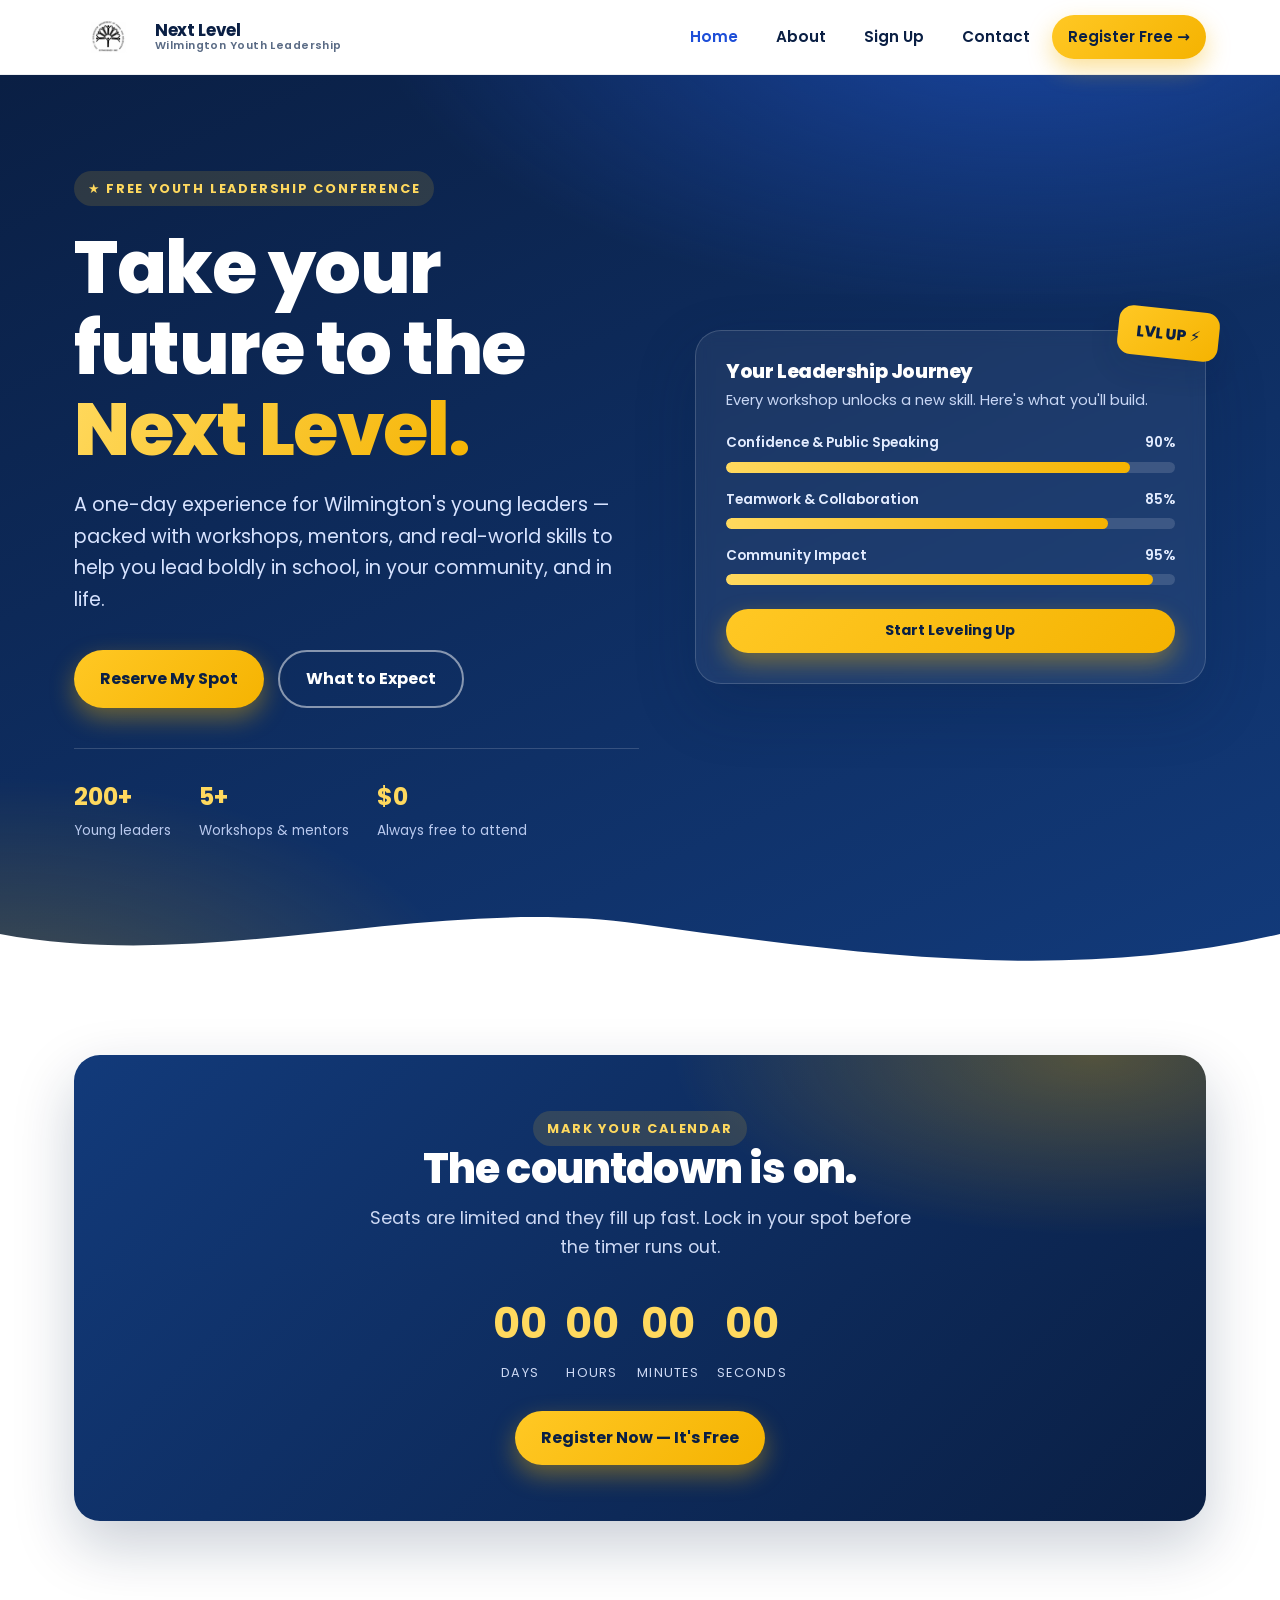
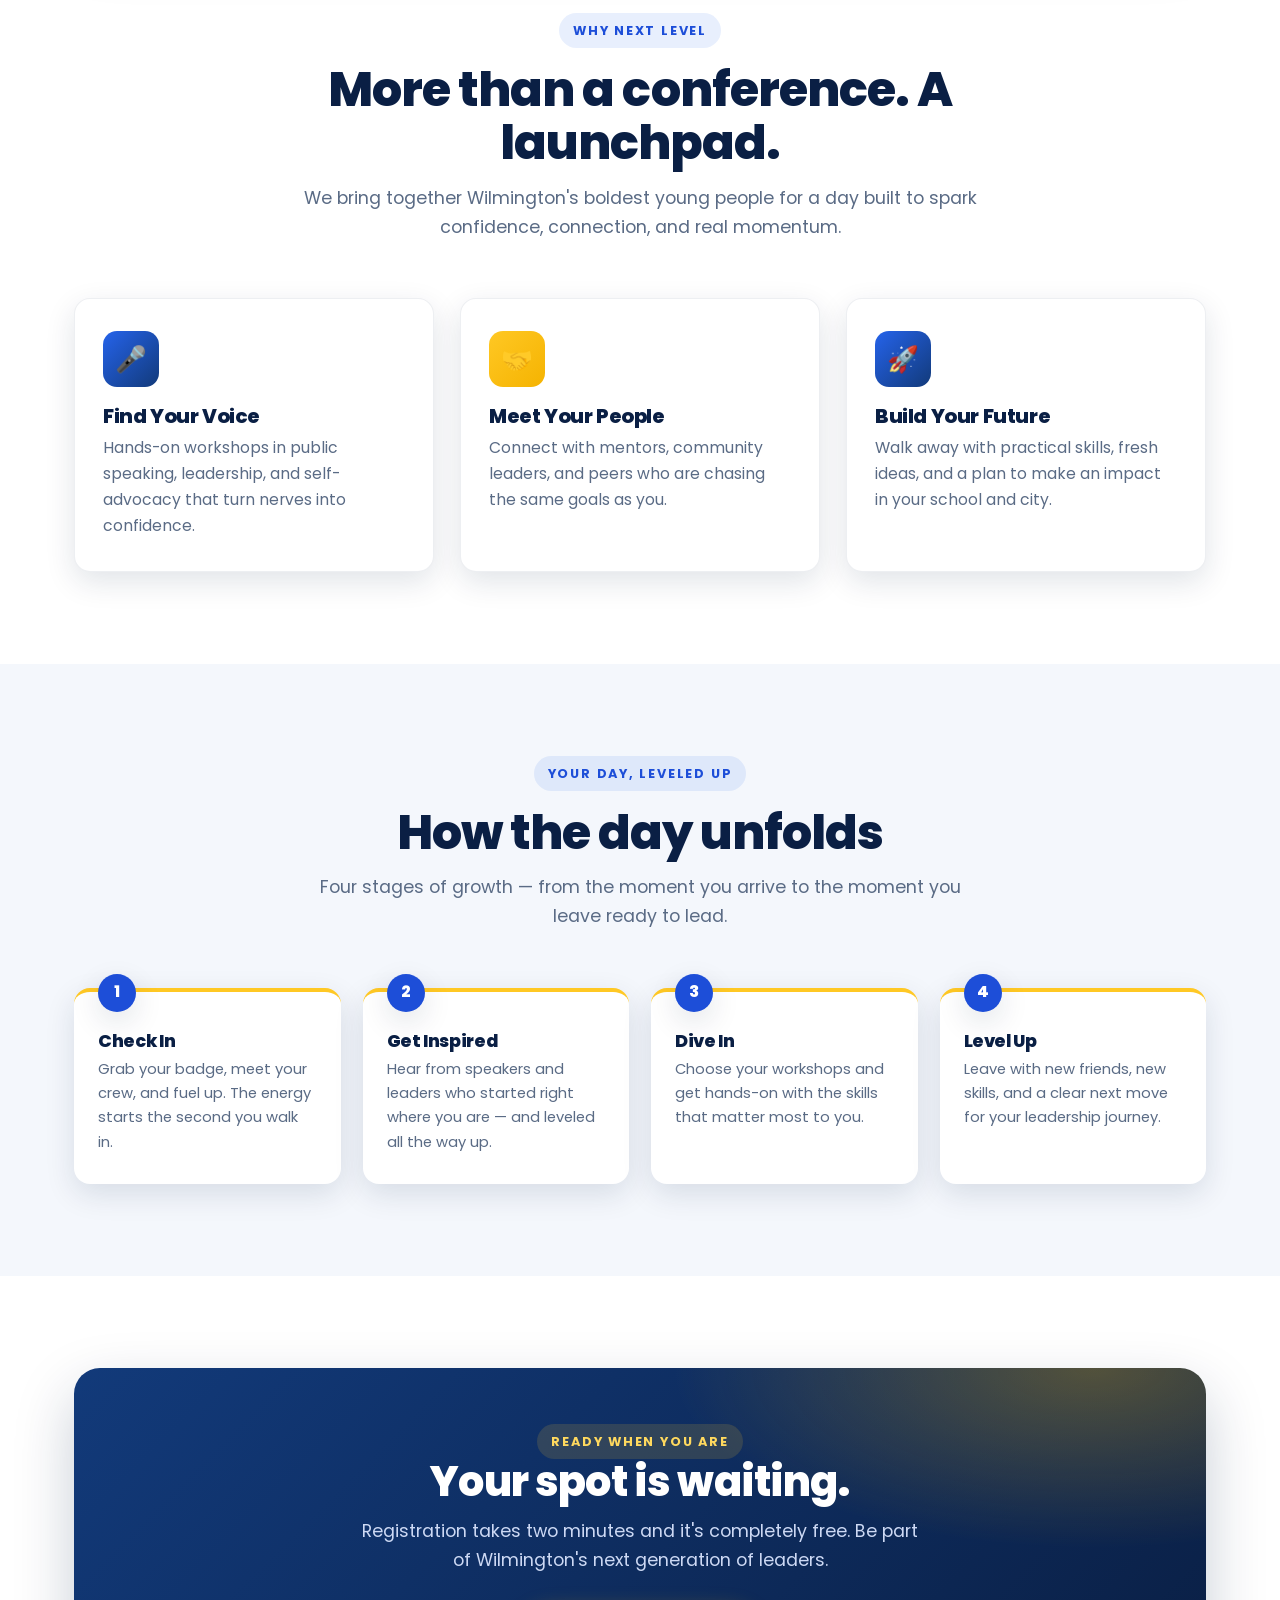
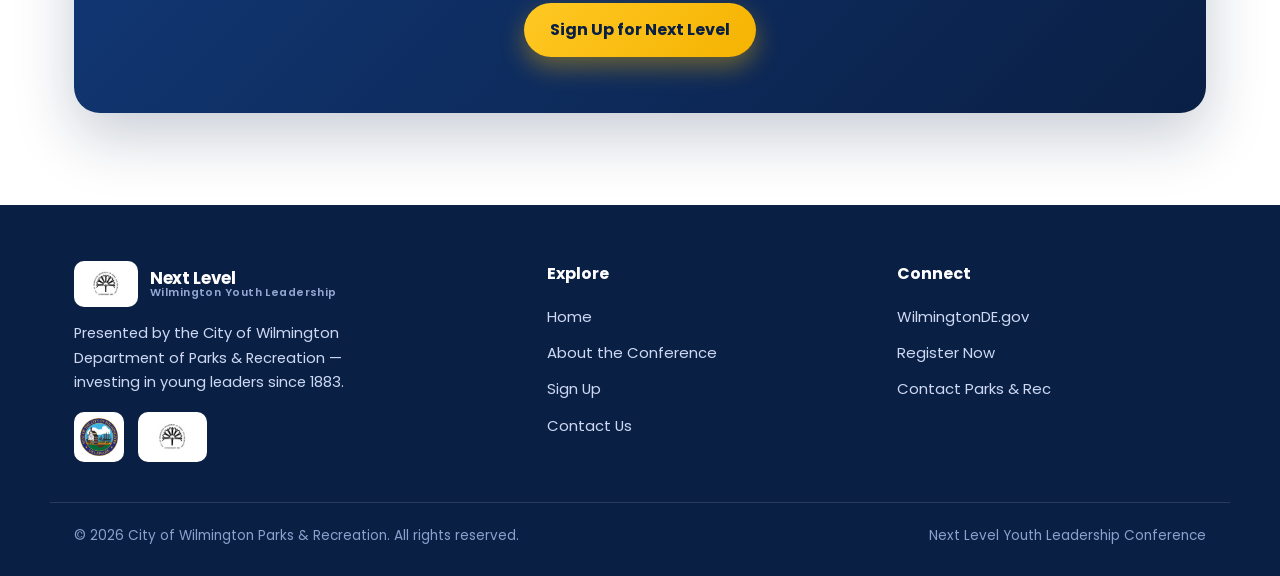
<file: index.html>
<!DOCTYPE html>
<html lang="en">
<head>
  <meta charset="UTF-8" />
  <meta name="viewport" content="width=device-width, initial-scale=1.0" />
  <title>Next Level | Wilmington Youth Leadership Conference</title>
  <meta name="description" content="Next Level is the City of Wilmington Parks & Recreation youth leadership conference — empowering the next generation of leaders to level up their voice, skills, and future." />
  <link rel="icon" href="assets/parks-rec.png" />
  <link rel="preconnect" href="https://fonts.googleapis.com" />
  <link rel="preconnect" href="https://fonts.gstatic.com" crossorigin />
  <link href="https://fonts.googleapis.com/css2?family=Poppins:wght@400;600;700;800&display=swap" rel="stylesheet" />
  <link rel="stylesheet" href="styles.css" />
</head>
<body>

  <!-- ===== NAV ===== -->
  <header class="nav">
    <div class="container nav__inner">
      <a class="brand" href="index.html">
        <img src="assets/parks-rec.png" alt="Wilmington Parks & Recreation" />
        <span class="brand__text">
          <strong>Next Level</strong>
          <span>Wilmington Youth Leadership</span>
        </span>
      </a>
      <button class="nav__toggle" aria-label="Menu" aria-expanded="false">
        <span></span><span></span><span></span>
      </button>
      <nav class="nav__links">
        <a href="index.html" class="active">Home</a>
        <a href="about.html">About</a>
        <a href="signup.html">Sign Up</a>
        <a href="contact.html">Contact</a>
        <a href="signup.html" class="btn btn--gold btn--sm">Register Free →</a>
      </nav>
    </div>
  </header>

  <!-- ===== HERO ===== -->
  <section class="hero">
    <div class="container hero__grid">
      <div class="hero__copy">
        <span class="eyebrow on-dark">★ Free Youth Leadership Conference</span>
        <h1>Take your future to the <span class="pop">Next Level.</span></h1>
        <p class="lead">
          A one-day experience for Wilmington's young leaders — packed with workshops,
          mentors, and real-world skills to help you lead boldly in school, in your
          community, and in life.
        </p>
        <div class="hero__cta">
          <a href="signup.html" class="btn btn--gold">Reserve My Spot</a>
          <a href="about.html" class="btn btn--ghost">What to Expect</a>
        </div>
        <div class="hero__meta">
          <div><strong>200+</strong><span>Young leaders</span></div>
          <div><strong>5+</strong><span>Workshops &amp; mentors</span></div>
          <div><strong>$0</strong><span>Always free to attend</span></div>
        </div>
      </div>

      <div class="hero__visual reveal" data-delay="1">
        <div class="level-badge">LVL&nbsp;UP&nbsp;⚡</div>
        <h3>Your Leadership Journey</h3>
        <p>Every workshop unlocks a new skill. Here's what you'll build.</p>
        <div class="xp-row">
          <div class="xp-label"><span>Confidence &amp; Public Speaking</span><span>90%</span></div>
          <div class="xp-bar"><i data-fill="90"></i></div>
        </div>
        <div class="xp-row">
          <div class="xp-label"><span>Teamwork &amp; Collaboration</span><span>85%</span></div>
          <div class="xp-bar"><i data-fill="85"></i></div>
        </div>
        <div class="xp-row">
          <div class="xp-label"><span>Community Impact</span><span>95%</span></div>
          <div class="xp-bar"><i data-fill="95"></i></div>
        </div>
        <a href="signup.html" class="btn btn--gold btn--sm" style="margin-top:8px;width:100%;justify-content:center;">Start Leveling Up</a>
      </div>
    </div>

    <div class="wave">
      <svg viewBox="0 0 1440 70" preserveAspectRatio="none" aria-hidden="true">
        <path fill="#ffffff" d="M0,40 C240,80 480,0 720,30 C960,60 1200,90 1440,40 L1440,70 L0,70 Z"></path>
      </svg>
    </div>
  </section>

  <!-- ===== COUNTDOWN ===== -->
  <section class="section" style="padding-bottom:0;">
    <div class="container">
      <div class="cta-band reveal" id="countdown" data-date="2026-08-15T09:00:00">
        <span class="eyebrow on-dark">Mark your calendar</span>
        <h2>The countdown is on.</h2>
        <p>Seats are limited and they fill up fast. Lock in your spot before the timer runs out.</p>
        <div style="display:flex;gap:18px;justify-content:center;flex-wrap:wrap;margin-bottom:26px;">
          <div><strong style="font-size:2.6rem;color:var(--gold-300);display:block;" id="cd-days">00</strong><span style="color:#cdd9f4;font-size:.8rem;letter-spacing:.1em;text-transform:uppercase;">Days</span></div>
          <div><strong style="font-size:2.6rem;color:var(--gold-300);display:block;" id="cd-hrs">00</strong><span style="color:#cdd9f4;font-size:.8rem;letter-spacing:.1em;text-transform:uppercase;">Hours</span></div>
          <div><strong style="font-size:2.6rem;color:var(--gold-300);display:block;" id="cd-min">00</strong><span style="color:#cdd9f4;font-size:.8rem;letter-spacing:.1em;text-transform:uppercase;">Minutes</span></div>
          <div><strong style="font-size:2.6rem;color:var(--gold-300);display:block;" id="cd-sec">00</strong><span style="color:#cdd9f4;font-size:.8rem;letter-spacing:.1em;text-transform:uppercase;">Seconds</span></div>
        </div>
        <a href="signup.html" class="btn btn--gold">Register Now — It's Free</a>
      </div>
    </div>
  </section>

  <!-- ===== WHY ATTEND ===== -->
  <section class="section">
    <div class="container">
      <div class="section__head reveal">
        <span class="eyebrow">Why Next Level</span>
        <h2>More than a conference. A launchpad.</h2>
        <p>We bring together Wilmington's boldest young people for a day built to spark confidence, connection, and real momentum.</p>
      </div>
      <div class="cards">
        <div class="card reveal" data-delay="1">
          <div class="ico">🎤</div>
          <h3>Find Your Voice</h3>
          <p>Hands-on workshops in public speaking, leadership, and self-advocacy that turn nerves into confidence.</p>
        </div>
        <div class="card reveal" data-delay="2">
          <div class="ico">🤝</div>
          <h3>Meet Your People</h3>
          <p>Connect with mentors, community leaders, and peers who are chasing the same goals as you.</p>
        </div>
        <div class="card reveal" data-delay="3">
          <div class="ico">🚀</div>
          <h3>Build Your Future</h3>
          <p>Walk away with practical skills, fresh ideas, and a plan to make an impact in your school and city.</p>
        </div>
      </div>
    </div>
  </section>

  <!-- ===== HOW IT WORKS ===== -->
  <section class="section section--cloud">
    <div class="container">
      <div class="section__head reveal">
        <span class="eyebrow">Your day, leveled up</span>
        <h2>How the day unfolds</h2>
        <p>Four stages of growth — from the moment you arrive to the moment you leave ready to lead.</p>
      </div>
      <div class="steps">
        <div class="step reveal" data-delay="1">
          <h3>Check In</h3>
          <p>Grab your badge, meet your crew, and fuel up. The energy starts the second you walk in.</p>
        </div>
        <div class="step reveal" data-delay="2">
          <h3>Get Inspired</h3>
          <p>Hear from speakers and leaders who started right where you are — and leveled all the way up.</p>
        </div>
        <div class="step reveal" data-delay="3">
          <h3>Dive In</h3>
          <p>Choose your workshops and get hands-on with the skills that matter most to you.</p>
        </div>
        <div class="step reveal" data-delay="3">
          <h3>Level Up</h3>
          <p>Leave with new friends, new skills, and a clear next move for your leadership journey.</p>
        </div>
      </div>
    </div>
  </section>

  <!-- ===== FINAL CTA ===== -->
  <section class="section">
    <div class="container">
      <div class="cta-band reveal">
        <span class="eyebrow on-dark">Ready when you are</span>
        <h2>Your spot is waiting.</h2>
        <p>Registration takes two minutes and it's completely free. Be part of Wilmington's next generation of leaders.</p>
        <a href="signup.html" class="btn btn--gold">Sign Up for Next Level</a>
      </div>
    </div>
  </section>

  <!-- ===== FOOTER ===== -->
  <footer class="footer">
    <div class="container footer__grid">
      <div>
        <a class="brand" href="index.html">
          <img src="assets/parks-rec.png" alt="" style="height:46px;background:#fff;border-radius:10px;padding:5px;" />
          <span class="brand__text">
            <strong>Next Level</strong>
            <span>Wilmington Youth Leadership</span>
          </span>
        </a>
        <p>Presented by the City of Wilmington Department of Parks &amp; Recreation — investing in young leaders since 1883.</p>
        <div class="footer__logos">
          <img src="assets/wilmington-seal.png" alt="City of Wilmington" />
          <img src="assets/parks-rec.png" alt="Parks &amp; Recreation" />
        </div>
      </div>
      <div>
        <h4>Explore</h4>
        <ul>
          <li><a href="index.html">Home</a></li>
          <li><a href="about.html">About the Conference</a></li>
          <li><a href="signup.html">Sign Up</a></li>
          <li><a href="contact.html">Contact Us</a></li>
        </ul>
      </div>
      <div>
        <h4>Connect</h4>
        <ul>
          <li><a href="https://www.wilmingtonde.gov/" target="_blank" rel="noopener">WilmingtonDE.gov</a></li>
          <li><a href="signup.html">Register Now</a></li>
          <li><a href="mailto:parksandrec@wilmingtonde.gov">Contact Parks &amp; Rec</a></li>
        </ul>
      </div>
    </div>
    <div class="container footer__bottom">
      <span>© <span id="year">2026</span> City of Wilmington Parks &amp; Recreation. All rights reserved.</span>
      <span>Next Level Youth Leadership Conference</span>
    </div>
  </footer>

  <script src="script.js"></script>
</body>
</html>
</file>
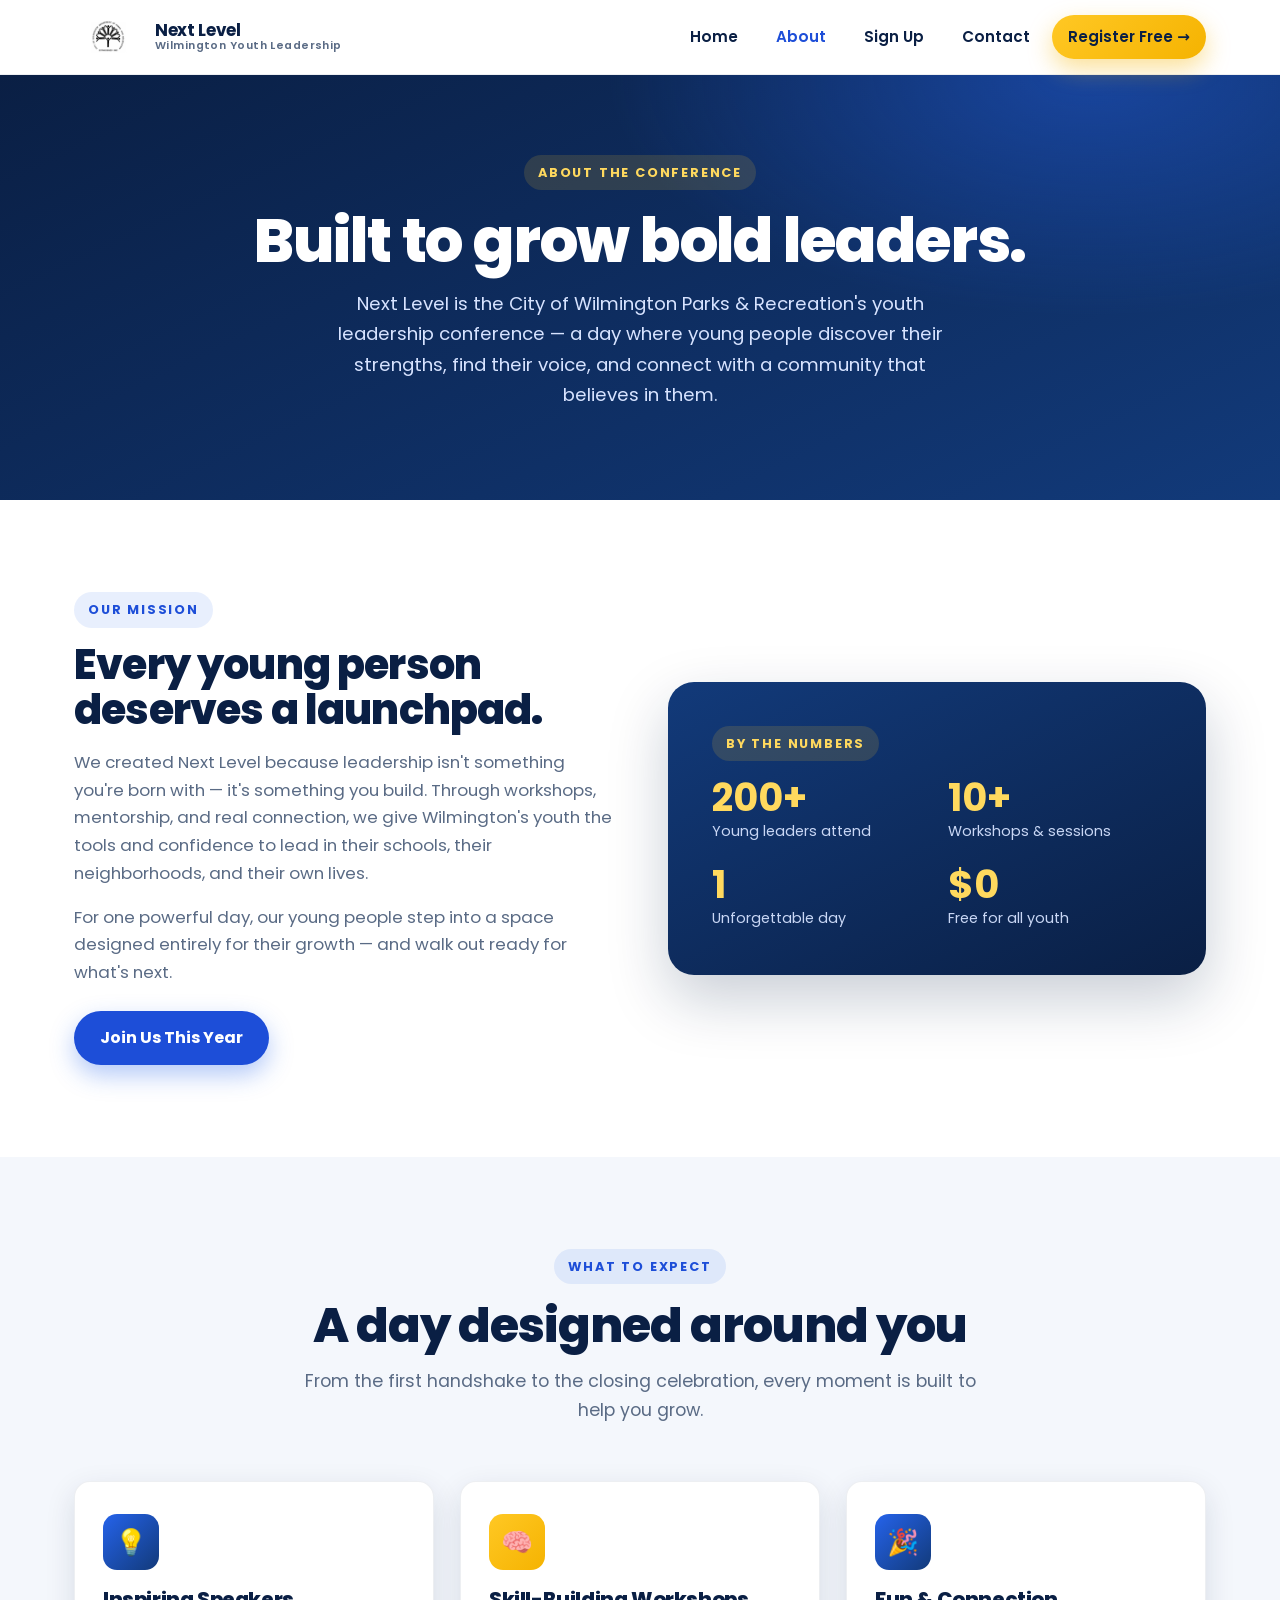
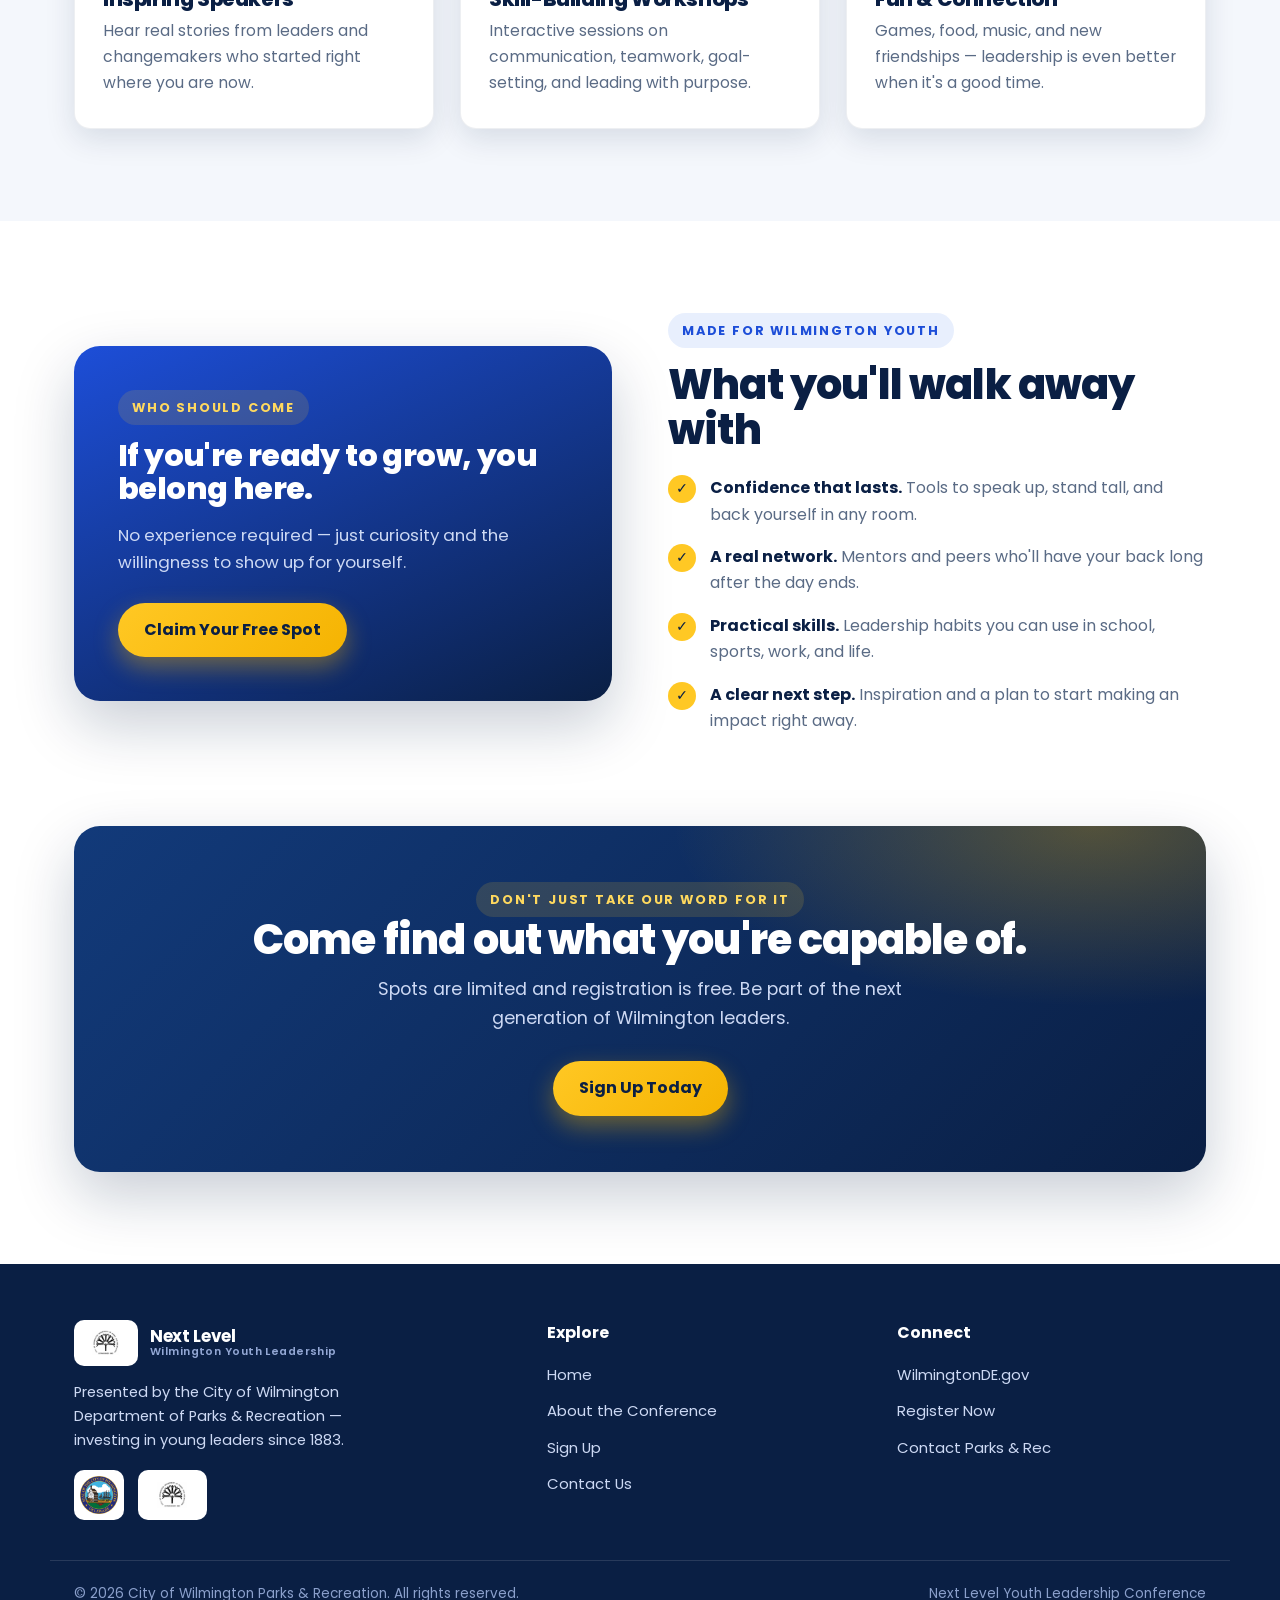
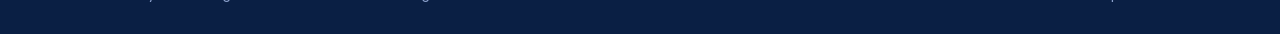
<file: about.html>
<!DOCTYPE html>
<html lang="en">
<head>
  <meta charset="UTF-8" />
  <meta name="viewport" content="width=device-width, initial-scale=1.0" />
  <title>About | Next Level Youth Leadership Conference</title>
  <meta name="description" content="Learn about Next Level — the City of Wilmington Parks & Recreation youth leadership conference. Our mission, what to expect, and who it's for." />
  <link rel="icon" href="assets/parks-rec.png" />
  <link rel="preconnect" href="https://fonts.googleapis.com" />
  <link rel="preconnect" href="https://fonts.gstatic.com" crossorigin />
  <link href="https://fonts.googleapis.com/css2?family=Poppins:wght@400;600;700;800&display=swap" rel="stylesheet" />
  <link rel="stylesheet" href="styles.css" />
</head>
<body>

  <!-- ===== NAV ===== -->
  <header class="nav">
    <div class="container nav__inner">
      <a class="brand" href="index.html">
        <img src="assets/parks-rec.png" alt="Wilmington Parks & Recreation" />
        <span class="brand__text">
          <strong>Next Level</strong>
          <span>Wilmington Youth Leadership</span>
        </span>
      </a>
      <button class="nav__toggle" aria-label="Menu" aria-expanded="false">
        <span></span><span></span><span></span>
      </button>
      <nav class="nav__links">
        <a href="index.html">Home</a>
        <a href="about.html" class="active">About</a>
        <a href="signup.html">Sign Up</a>
        <a href="contact.html">Contact</a>
        <a href="signup.html" class="btn btn--gold btn--sm">Register Free →</a>
      </nav>
    </div>
  </header>

  <!-- ===== PAGE HERO ===== -->
  <section class="page-hero">
    <div class="container">
      <span class="eyebrow on-dark">About the Conference</span>
      <h1>Built to grow bold leaders.</h1>
      <p>Next Level is the City of Wilmington Parks &amp; Recreation's youth leadership conference — a day where young people discover their strengths, find their voice, and connect with a community that believes in them.</p>
    </div>
  </section>

  <!-- ===== MISSION SPLIT ===== -->
  <section class="section">
    <div class="container split">
      <div class="reveal">
        <span class="eyebrow">Our Mission</span>
        <h2>Every young person deserves a launchpad.</h2>
        <p>We created Next Level because leadership isn't something you're born with — it's something you build. Through workshops, mentorship, and real connection, we give Wilmington's youth the tools and confidence to lead in their schools, their neighborhoods, and their own lives.</p>
        <p>For one powerful day, our young people step into a space designed entirely for their growth — and walk out ready for what's next.</p>
        <a href="signup.html" class="btn btn--blue" style="margin-top:8px;">Join Us This Year</a>
      </div>
      <div class="split__visual reveal" data-delay="1">
        <span class="eyebrow on-dark">By the numbers</span>
        <div class="stat-grid" style="margin-top:18px;">
          <div><strong>200+</strong><span>Young leaders attend</span></div>
          <div><strong>10+</strong><span>Workshops &amp; sessions</span></div>
          <div><strong>1</strong><span>Unforgettable day</span></div>
          <div><strong>$0</strong><span>Free for all youth</span></div>
        </div>
      </div>
    </div>
  </section>

  <!-- ===== WHAT TO EXPECT ===== -->
  <section class="section section--cloud">
    <div class="container">
      <div class="section__head reveal">
        <span class="eyebrow">What to Expect</span>
        <h2>A day designed around you</h2>
        <p>From the first handshake to the closing celebration, every moment is built to help you grow.</p>
      </div>
      <div class="cards">
        <div class="card reveal" data-delay="1">
          <div class="ico">💡</div>
          <h3>Inspiring Speakers</h3>
          <p>Hear real stories from leaders and changemakers who started right where you are now.</p>
        </div>
        <div class="card reveal" data-delay="2">
          <div class="ico">🧠</div>
          <h3>Skill-Building Workshops</h3>
          <p>Interactive sessions on communication, teamwork, goal-setting, and leading with purpose.</p>
        </div>
        <div class="card reveal" data-delay="3">
          <div class="ico">🎉</div>
          <h3>Fun &amp; Connection</h3>
          <p>Games, food, music, and new friendships — leadership is even better when it's a good time.</p>
        </div>
      </div>
    </div>
  </section>

  <!-- ===== WHO IT'S FOR ===== -->
  <section class="section">
    <div class="container split">
      <div class="split__visual reveal" style="background:linear-gradient(155deg,var(--blue-600),var(--blue-900));">
        <span class="eyebrow on-dark">Who should come</span>
        <h2 style="color:#fff;font-size:1.9rem;margin-top:14px;">If you're ready to grow, you belong here.</h2>
        <p style="color:#cdd9f4;">No experience required — just curiosity and the willingness to show up for yourself.</p>
        <a href="signup.html" class="btn btn--gold" style="margin-top:10px;">Claim Your Free Spot</a>
      </div>
      <div class="reveal" data-delay="1">
        <span class="eyebrow">Made for Wilmington youth</span>
        <h2 style="margin-bottom:22px;">What you'll walk away with</h2>
        <ul class="value-list">
          <li><span class="check">✓</span><div><strong>Confidence that lasts.</strong> <span>Tools to speak up, stand tall, and back yourself in any room.</span></div></li>
          <li><span class="check">✓</span><div><strong>A real network.</strong> <span>Mentors and peers who'll have your back long after the day ends.</span></div></li>
          <li><span class="check">✓</span><div><strong>Practical skills.</strong> <span>Leadership habits you can use in school, sports, work, and life.</span></div></li>
          <li><span class="check">✓</span><div><strong>A clear next step.</strong> <span>Inspiration and a plan to start making an impact right away.</span></div></li>
        </ul>
      </div>
    </div>
  </section>

  <!-- ===== CTA ===== -->
  <section class="section" style="padding-top:0;">
    <div class="container">
      <div class="cta-band reveal">
        <span class="eyebrow on-dark">Don't just take our word for it</span>
        <h2>Come find out what you're capable of.</h2>
        <p>Spots are limited and registration is free. Be part of the next generation of Wilmington leaders.</p>
        <a href="signup.html" class="btn btn--gold">Sign Up Today</a>
      </div>
    </div>
  </section>

  <!-- ===== FOOTER ===== -->
  <footer class="footer">
    <div class="container footer__grid">
      <div>
        <a class="brand" href="index.html">
          <img src="assets/parks-rec.png" alt="" style="height:46px;background:#fff;border-radius:10px;padding:5px;" />
          <span class="brand__text">
            <strong>Next Level</strong>
            <span>Wilmington Youth Leadership</span>
          </span>
        </a>
        <p>Presented by the City of Wilmington Department of Parks &amp; Recreation — investing in young leaders since 1883.</p>
        <div class="footer__logos">
          <img src="assets/wilmington-seal.png" alt="City of Wilmington" />
          <img src="assets/parks-rec.png" alt="Parks &amp; Recreation" />
        </div>
      </div>
      <div>
        <h4>Explore</h4>
        <ul>
          <li><a href="index.html">Home</a></li>
          <li><a href="about.html">About the Conference</a></li>
          <li><a href="signup.html">Sign Up</a></li>
          <li><a href="contact.html">Contact Us</a></li>
        </ul>
      </div>
      <div>
        <h4>Connect</h4>
        <ul>
          <li><a href="https://www.wilmingtonde.gov/" target="_blank" rel="noopener">WilmingtonDE.gov</a></li>
          <li><a href="signup.html">Register Now</a></li>
          <li><a href="mailto:parksandrec@wilmingtonde.gov">Contact Parks &amp; Rec</a></li>
        </ul>
      </div>
    </div>
    <div class="container footer__bottom">
      <span>© <span id="year">2026</span> City of Wilmington Parks &amp; Recreation. All rights reserved.</span>
      <span>Next Level Youth Leadership Conference</span>
    </div>
  </footer>

  <script src="script.js"></script>
</body>
</html>
</file>
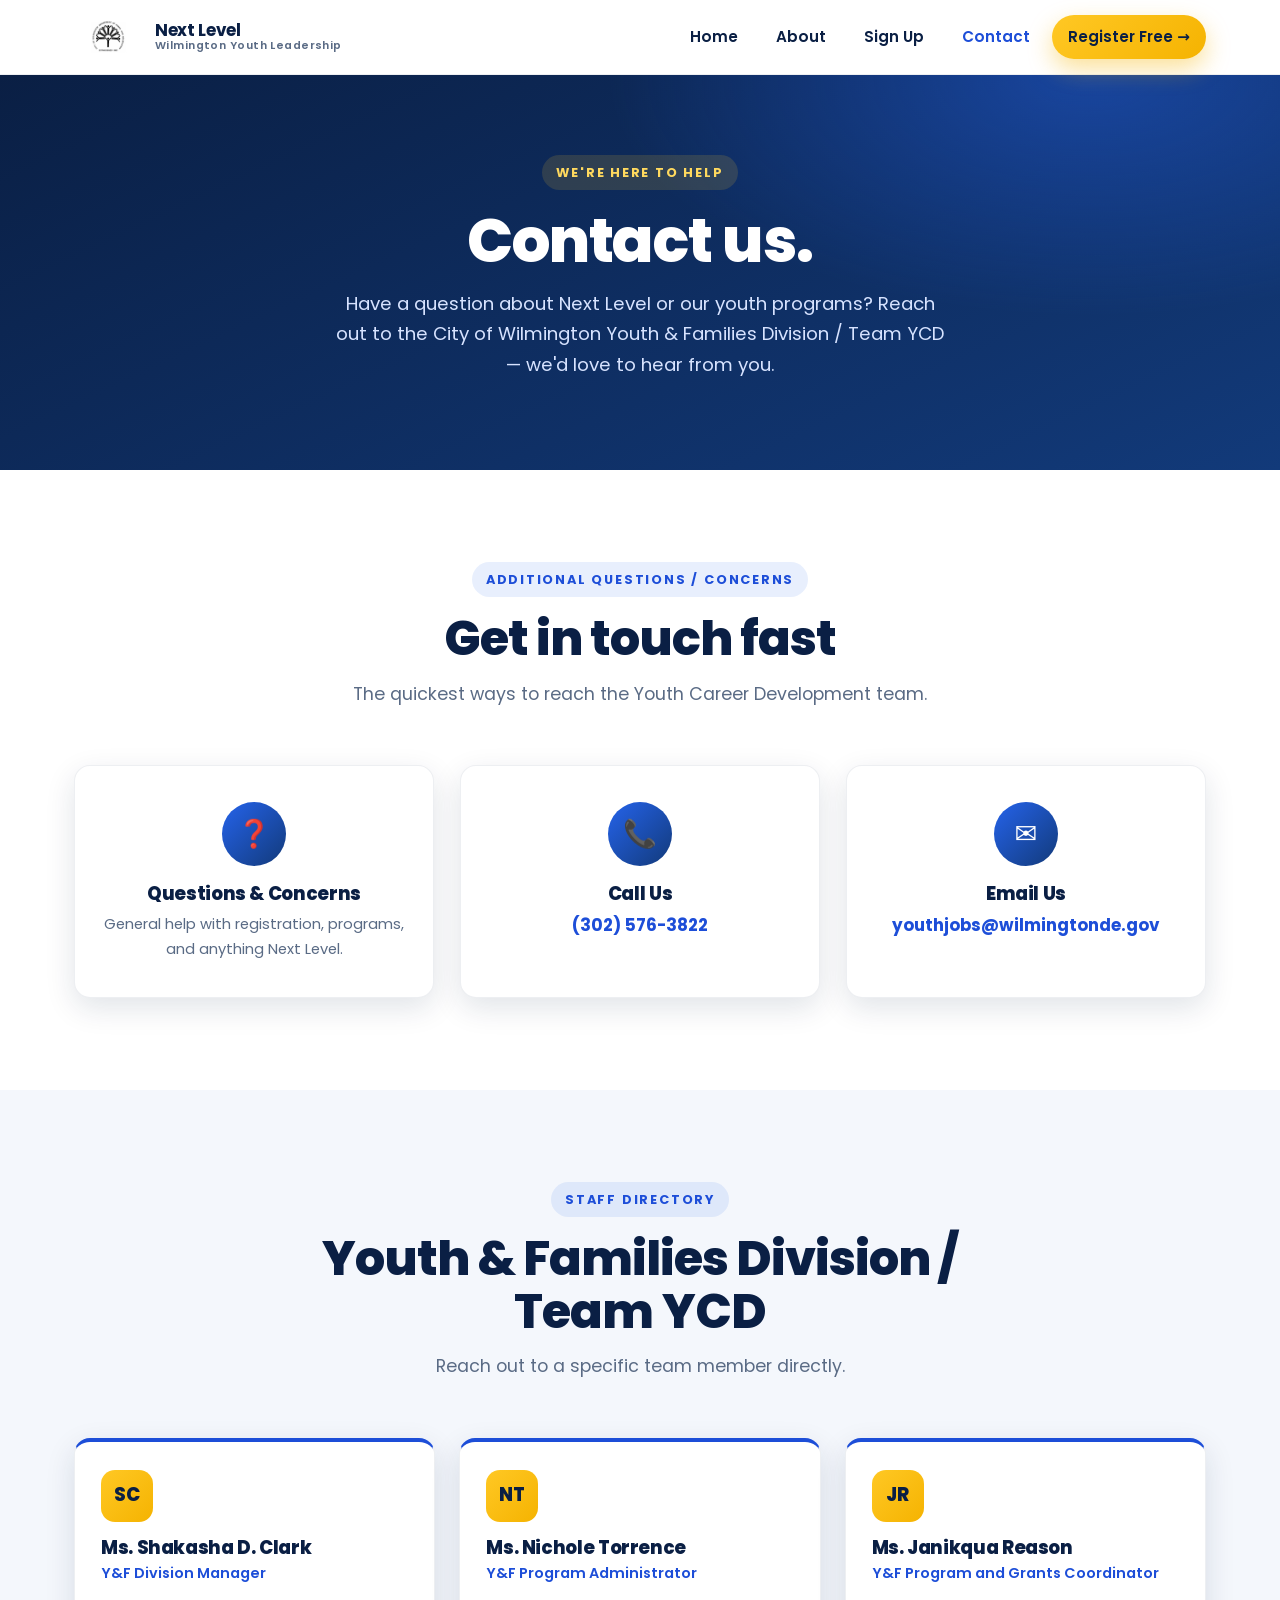
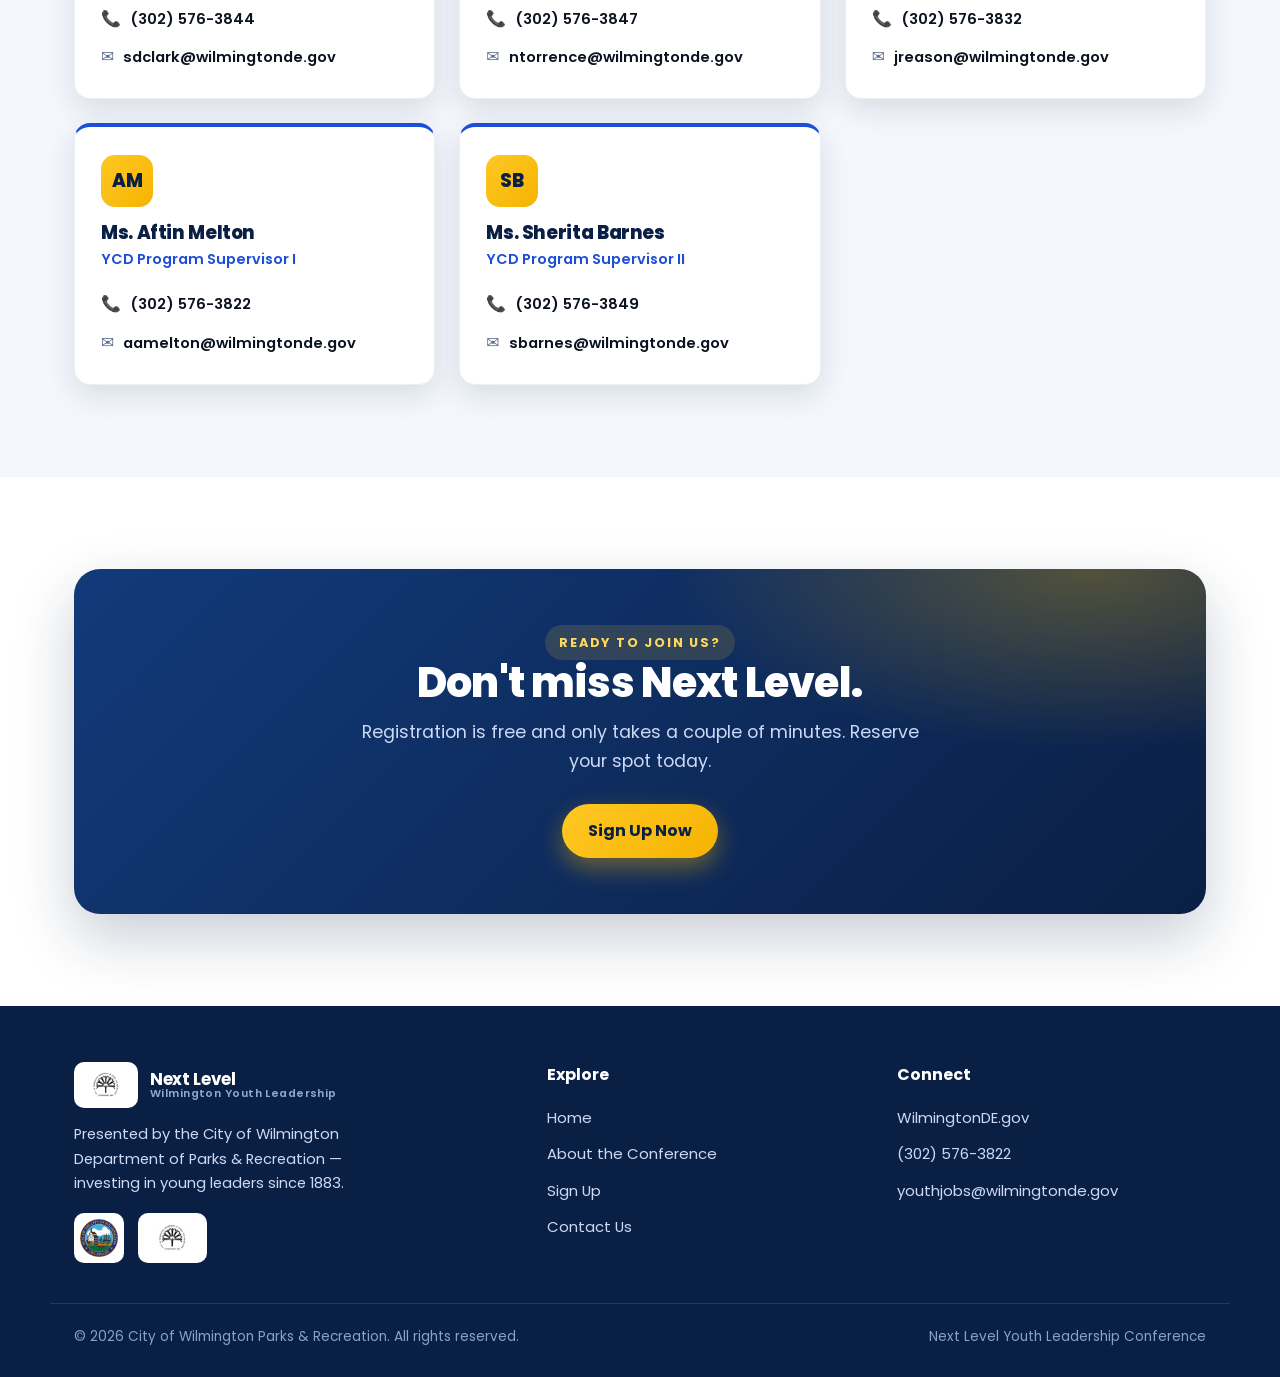
<file: contact.html>
<!DOCTYPE html>
<html lang="en">
<head>
  <meta charset="UTF-8" />
  <meta name="viewport" content="width=device-width, initial-scale=1.0" />
  <title>Contact Us | Next Level Youth Leadership Conference</title>
  <meta name="description" content="Contact the City of Wilmington Youth & Families Division / Team YCD about the Next Level youth leadership conference." />
  <link rel="icon" href="assets/parks-rec.png" />
  <link rel="preconnect" href="https://fonts.googleapis.com" />
  <link rel="preconnect" href="https://fonts.gstatic.com" crossorigin />
  <link href="https://fonts.googleapis.com/css2?family=Poppins:wght@400;600;700;800&display=swap" rel="stylesheet" />
  <link rel="stylesheet" href="styles.css" />
</head>
<body>

  <!-- ===== NAV ===== -->
  <header class="nav">
    <div class="container nav__inner">
      <a class="brand" href="index.html">
        <img src="assets/parks-rec.png" alt="Wilmington Parks & Recreation" />
        <span class="brand__text">
          <strong>Next Level</strong>
          <span>Wilmington Youth Leadership</span>
        </span>
      </a>
      <button class="nav__toggle" aria-label="Menu" aria-expanded="false">
        <span></span><span></span><span></span>
      </button>
      <nav class="nav__links">
        <a href="index.html">Home</a>
        <a href="about.html">About</a>
        <a href="signup.html">Sign Up</a>
        <a href="contact.html" class="active">Contact</a>
        <a href="signup.html" class="btn btn--gold btn--sm">Register Free →</a>
      </nav>
    </div>
  </header>

  <!-- ===== PAGE HERO ===== -->
  <section class="page-hero">
    <div class="container">
      <span class="eyebrow on-dark">We're here to help</span>
      <h1>Contact us.</h1>
      <p>Have a question about Next Level or our youth programs? Reach out to the City of Wilmington Youth &amp; Families Division / Team YCD — we'd love to hear from you.</p>
    </div>
  </section>

  <!-- ===== QUICK CONTACT ===== -->
  <section class="section">
    <div class="container">
      <div class="section__head reveal">
        <span class="eyebrow">Additional Questions / Concerns</span>
        <h2>Get in touch fast</h2>
        <p>The quickest ways to reach the Youth Career Development team.</p>
      </div>
      <div class="contact-quick">
        <div class="qtile reveal" data-delay="1">
          <div class="ico">❓</div>
          <h3>Questions &amp; Concerns</h3>
          <p>General help with registration, programs, and anything Next Level.</p>
        </div>
        <div class="qtile reveal" data-delay="2">
          <div class="ico">📞</div>
          <h3>Call Us</h3>
          <a href="tel:+13025763822">(302) 576-3822</a>
        </div>
        <div class="qtile reveal" data-delay="3">
          <div class="ico">✉️</div>
          <h3>Email Us</h3>
          <a href="mailto:youthjobs@wilmingtonde.gov">youthjobs@wilmingtonde.gov</a>
        </div>
      </div>
    </div>
  </section>

  <!-- ===== STAFF DIRECTORY ===== -->
  <section class="section section--cloud">
    <div class="container">
      <div class="section__head reveal">
        <span class="eyebrow">Staff Directory</span>
        <h2>Youth &amp; Families Division / Team YCD</h2>
        <p>Reach out to a specific team member directly.</p>
      </div>
      <div class="staff-grid">

        <div class="staff-card reveal" data-delay="1">
          <div class="avatar">SC</div>
          <h3>Ms. Shakasha D. Clark</h3>
          <div class="role">Y&amp;F Division Manager</div>
          <div class="contact-row"><span class="i">📞</span><a href="tel:+13025763844">(302) 576-3844</a></div>
          <div class="contact-row"><span class="i">✉️</span><a href="mailto:sdclark@wilmingtonde.gov">sdclark@wilmingtonde.gov</a></div>
        </div>

        <div class="staff-card reveal" data-delay="2">
          <div class="avatar">NT</div>
          <h3>Ms. Nichole Torrence</h3>
          <div class="role">Y&amp;F Program Administrator</div>
          <div class="contact-row"><span class="i">📞</span><a href="tel:+13025763847">(302) 576-3847</a></div>
          <div class="contact-row"><span class="i">✉️</span><a href="mailto:ntorrence@wilmingtonde.gov">ntorrence@wilmingtonde.gov</a></div>
        </div>

        <div class="staff-card reveal" data-delay="3">
          <div class="avatar">JR</div>
          <h3>Ms. Janikqua Reason</h3>
          <div class="role">Y&amp;F Program and Grants Coordinator</div>
          <div class="contact-row"><span class="i">📞</span><a href="tel:+13025763832">(302) 576-3832</a></div>
          <div class="contact-row"><span class="i">✉️</span><a href="mailto:jreason@wilmingtonde.gov">jreason@wilmingtonde.gov</a></div>
        </div>

        <div class="staff-card reveal" data-delay="1">
          <div class="avatar">AM</div>
          <h3>Ms. Aftin Melton</h3>
          <div class="role">YCD Program Supervisor I</div>
          <div class="contact-row"><span class="i">📞</span><a href="tel:+13025763822">(302) 576-3822</a></div>
          <div class="contact-row"><span class="i">✉️</span><a href="mailto:aamelton@wilmingtonde.gov">aamelton@wilmingtonde.gov</a></div>
        </div>

        <div class="staff-card reveal" data-delay="2">
          <div class="avatar">SB</div>
          <h3>Ms. Sherita Barnes</h3>
          <div class="role">YCD Program Supervisor II</div>
          <div class="contact-row"><span class="i">📞</span><a href="tel:+13025763849">(302) 576-3849</a></div>
          <div class="contact-row"><span class="i">✉️</span><a href="mailto:sbarnes@wilmingtonde.gov">sbarnes@wilmingtonde.gov</a></div>
        </div>

      </div>
    </div>
  </section>

  <!-- ===== CTA ===== -->
  <section class="section">
    <div class="container">
      <div class="cta-band reveal">
        <span class="eyebrow on-dark">Ready to join us?</span>
        <h2>Don't miss Next Level.</h2>
        <p>Registration is free and only takes a couple of minutes. Reserve your spot today.</p>
        <a href="signup.html" class="btn btn--gold">Sign Up Now</a>
      </div>
    </div>
  </section>

  <!-- ===== FOOTER ===== -->
  <footer class="footer">
    <div class="container footer__grid">
      <div>
        <a class="brand" href="index.html">
          <img src="assets/parks-rec.png" alt="" style="height:46px;background:#fff;border-radius:10px;padding:5px;" />
          <span class="brand__text">
            <strong>Next Level</strong>
            <span>Wilmington Youth Leadership</span>
          </span>
        </a>
        <p>Presented by the City of Wilmington Department of Parks &amp; Recreation — investing in young leaders since 1883.</p>
        <div class="footer__logos">
          <img src="assets/wilmington-seal.png" alt="City of Wilmington" />
          <img src="assets/parks-rec.png" alt="Parks &amp; Recreation" />
        </div>
      </div>
      <div>
        <h4>Explore</h4>
        <ul>
          <li><a href="index.html">Home</a></li>
          <li><a href="about.html">About the Conference</a></li>
          <li><a href="signup.html">Sign Up</a></li>
          <li><a href="contact.html">Contact Us</a></li>
        </ul>
      </div>
      <div>
        <h4>Connect</h4>
        <ul>
          <li><a href="https://www.wilmingtonde.gov/" target="_blank" rel="noopener">WilmingtonDE.gov</a></li>
          <li><a href="tel:+13025763822">(302) 576-3822</a></li>
          <li><a href="mailto:youthjobs@wilmingtonde.gov">youthjobs@wilmingtonde.gov</a></li>
        </ul>
      </div>
    </div>
    <div class="container footer__bottom">
      <span>© <span id="year">2026</span> City of Wilmington Parks &amp; Recreation. All rights reserved.</span>
      <span>Next Level Youth Leadership Conference</span>
    </div>
  </footer>

  <script src="script.js"></script>
</body>
</html>
</file>
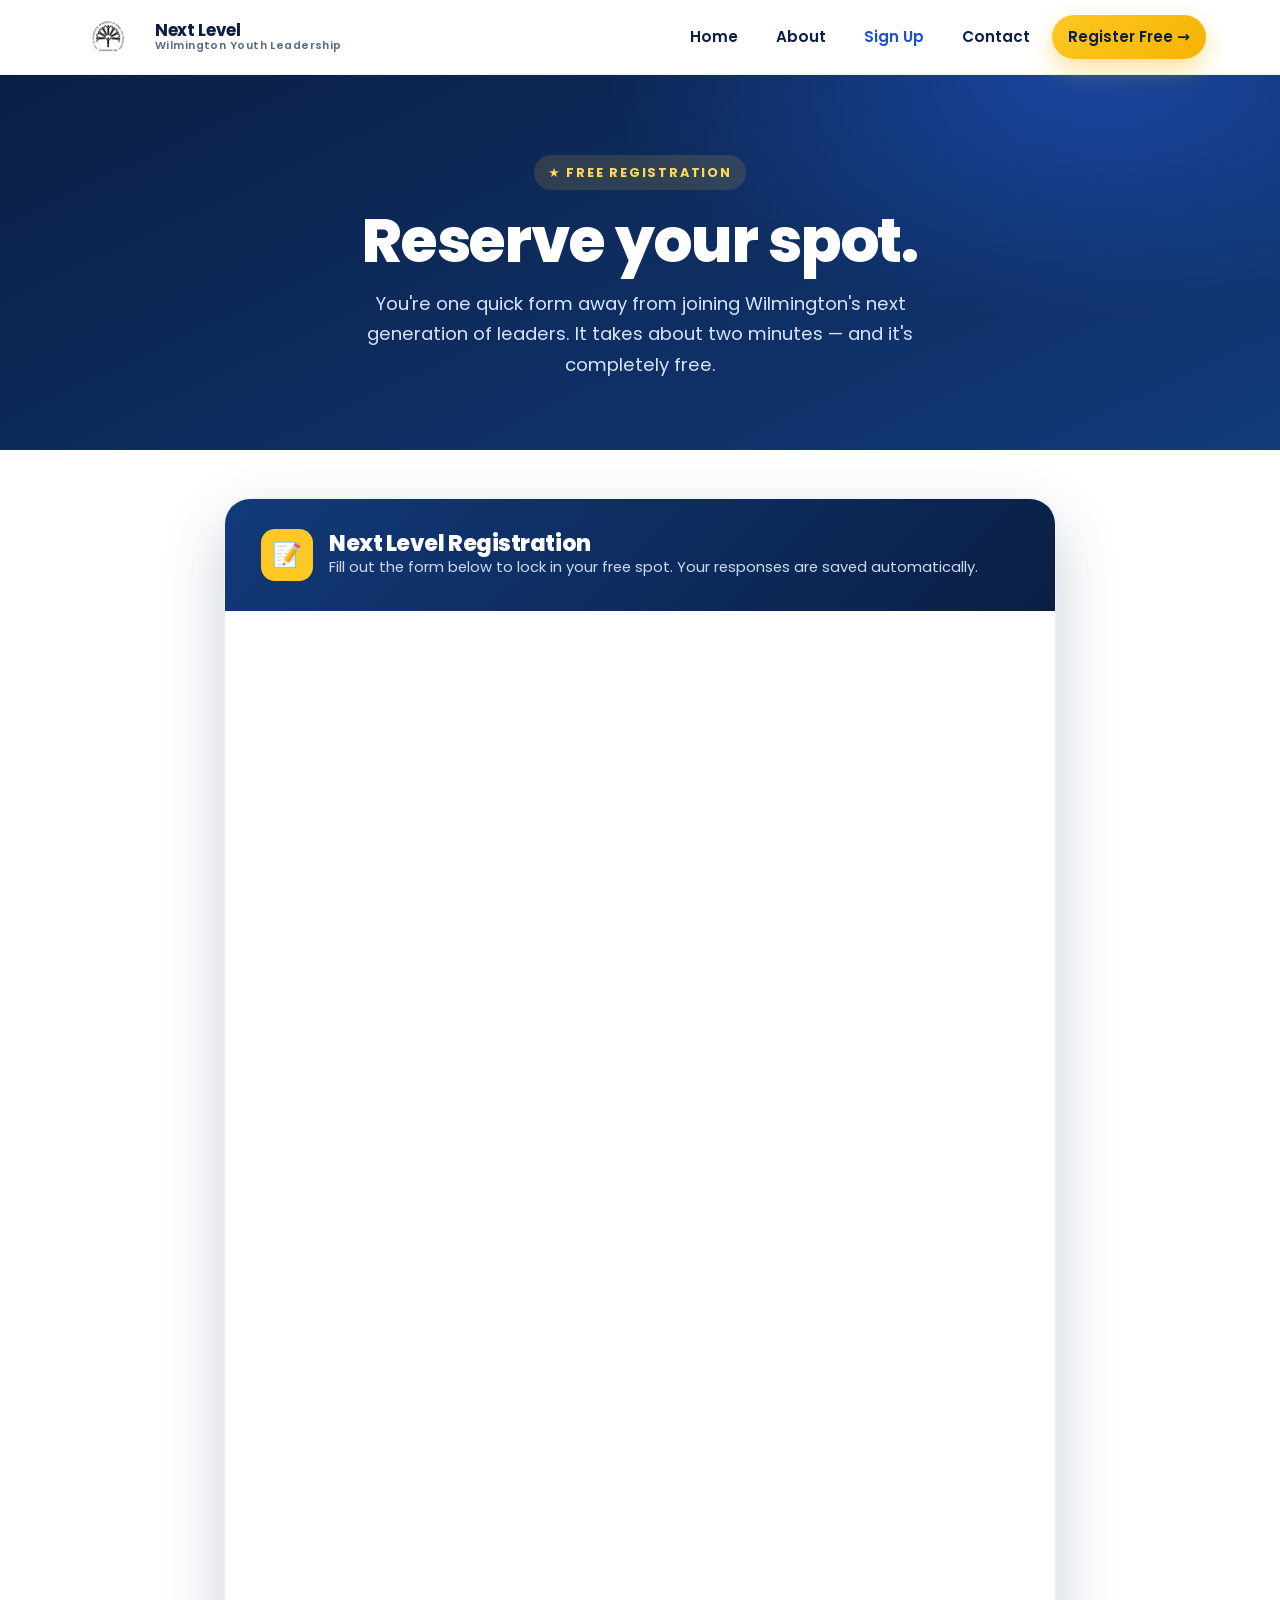
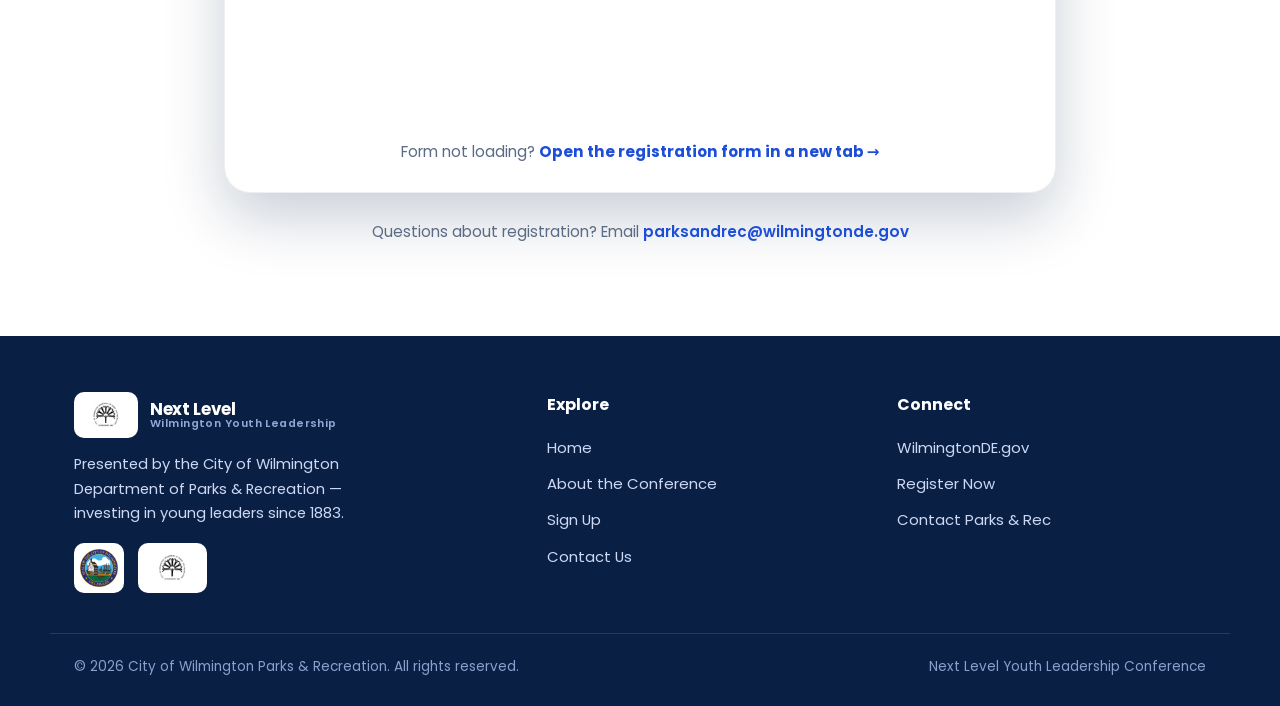
<file: signup.html>
<!DOCTYPE html>
<html lang="en">
<head>
  <meta charset="UTF-8" />
  <meta name="viewport" content="width=device-width, initial-scale=1.0" />
  <title>Sign Up | Next Level Youth Leadership Conference</title>
  <meta name="description" content="Register for free for the Next Level youth leadership conference, presented by City of Wilmington Parks & Recreation." />
  <link rel="icon" href="assets/parks-rec.png" />
  <link rel="preconnect" href="https://fonts.googleapis.com" />
  <link rel="preconnect" href="https://fonts.gstatic.com" crossorigin />
  <link href="https://fonts.googleapis.com/css2?family=Poppins:wght@400;600;700;800&display=swap" rel="stylesheet" />
  <link rel="stylesheet" href="styles.css" />
</head>
<body>

  <!-- ===== NAV ===== -->
  <header class="nav">
    <div class="container nav__inner">
      <a class="brand" href="index.html">
        <img src="assets/parks-rec.png" alt="Wilmington Parks & Recreation" />
        <span class="brand__text">
          <strong>Next Level</strong>
          <span>Wilmington Youth Leadership</span>
        </span>
      </a>
      <button class="nav__toggle" aria-label="Menu" aria-expanded="false">
        <span></span><span></span><span></span>
      </button>
      <nav class="nav__links">
        <a href="index.html">Home</a>
        <a href="about.html">About</a>
        <a href="signup.html" class="active">Sign Up</a>
        <a href="contact.html">Contact</a>
        <a href="signup.html" class="btn btn--gold btn--sm">Register Free →</a>
      </nav>
    </div>
  </header>

  <!-- ===== PAGE HERO ===== -->
  <section class="page-hero" style="padding-bottom:70px;">
    <div class="container">
      <span class="eyebrow on-dark">★ Free Registration</span>
      <h1>Reserve your spot.</h1>
      <p>You're one quick form away from joining Wilmington's next generation of leaders. It takes about two minutes — and it's completely free.</p>
    </div>
  </section>

  <!-- ===== FORM ===== -->
  <section class="section" style="padding-top:48px;">
    <div class="container form-wrap">
      <div class="form-card reveal">
        <div class="form-card__top">
          <div class="ico">📝</div>
          <div>
            <h2>Next Level Registration</h2>
            <p>Fill out the form below to lock in your free spot. Your responses are saved automatically.</p>
          </div>
        </div>
        <!-- Google Form embed (connected to your sign-up sheet) -->
        <iframe
          class="form-frame"
          src="https://docs.google.com/forms/d/e/1FAIpQLSdC0l8-iRM9ifC_kkS81Z0jmi9LVDj-b0TWhw0VnyEzZuiPwg/viewform?embedded=true"
          title="Next Level registration form"
          loading="lazy">
          Loading…
        </iframe>
        <div class="form-fallback">
          Form not loading?
          <a href="https://forms.gle/FC948yytNdaPPU8AA" target="_blank" rel="noopener" style="color:var(--blue-600);font-weight:700;">Open the registration form in a new tab →</a>
        </div>
      </div>

      <p style="text-align:center;color:var(--muted);margin-top:26px;font-size:.95rem;">
        Questions about registration? Email
        <a href="mailto:parksandrec@wilmingtonde.gov" style="color:var(--blue-600);font-weight:600;">parksandrec@wilmingtonde.gov</a>
      </p>
    </div>
  </section>

  <!-- ===== FOOTER ===== -->
  <footer class="footer">
    <div class="container footer__grid">
      <div>
        <a class="brand" href="index.html">
          <img src="assets/parks-rec.png" alt="" style="height:46px;background:#fff;border-radius:10px;padding:5px;" />
          <span class="brand__text">
            <strong>Next Level</strong>
            <span>Wilmington Youth Leadership</span>
          </span>
        </a>
        <p>Presented by the City of Wilmington Department of Parks &amp; Recreation — investing in young leaders since 1883.</p>
        <div class="footer__logos">
          <img src="assets/wilmington-seal.png" alt="City of Wilmington" />
          <img src="assets/parks-rec.png" alt="Parks &amp; Recreation" />
        </div>
      </div>
      <div>
        <h4>Explore</h4>
        <ul>
          <li><a href="index.html">Home</a></li>
          <li><a href="about.html">About the Conference</a></li>
          <li><a href="signup.html">Sign Up</a></li>
          <li><a href="contact.html">Contact Us</a></li>
        </ul>
      </div>
      <div>
        <h4>Connect</h4>
        <ul>
          <li><a href="https://www.wilmingtonde.gov/" target="_blank" rel="noopener">WilmingtonDE.gov</a></li>
          <li><a href="signup.html">Register Now</a></li>
          <li><a href="mailto:parksandrec@wilmingtonde.gov">Contact Parks &amp; Rec</a></li>
        </ul>
      </div>
    </div>
    <div class="container footer__bottom">
      <span>© <span id="year">2026</span> City of Wilmington Parks &amp; Recreation. All rights reserved.</span>
      <span>Next Level Youth Leadership Conference</span>
    </div>
  </footer>

  <script src="script.js"></script>
</body>
</html>
</file>
<file: styles.css>
/* ============================================================
   NEXT LEVEL — City of Wilmington Parks & Recreation
   Youth Leadership Conference
   ============================================================ */

:root {
  /* Brand palette — Wilmington blue + gold */
  --blue-900: #0a1f44;
  --blue-700: #123a7a;
  --blue-600: #1d4ed8;
  --blue-500: #2563eb;
  --blue-300: #93c5fd;
  --gold-500: #f5b301;
  --gold-400: #ffc824;
  --gold-300: #ffd95e;
  --ink: #0b1220;
  --muted: #5a6b85;
  --paper: #ffffff;
  --cloud: #f4f7fc;

  --radius: 16px;
  --radius-lg: 26px;
  --shadow: 0 10px 30px rgba(10, 31, 68, 0.12);
  --shadow-lg: 0 24px 60px rgba(10, 31, 68, 0.22);
  --max: 1180px;
  --ease: cubic-bezier(0.22, 1, 0.36, 1);
}

* { margin: 0; padding: 0; box-sizing: border-box; }

html { scroll-behavior: smooth; }

body {
  font-family: "Poppins", system-ui, -apple-system, "Segoe UI", Roboto, sans-serif;
  color: var(--ink);
  background: var(--paper);
  line-height: 1.65;
  overflow-x: hidden;
}

img { max-width: 100%; display: block; }

a { color: inherit; text-decoration: none; }

.container {
  width: 100%;
  max-width: var(--max);
  margin: 0 auto;
  padding: 0 24px;
}

section { position: relative; }

/* ---------- Typography ---------- */
h1, h2, h3 { line-height: 1.1; font-weight: 800; letter-spacing: -0.02em; }
.eyebrow {
  display: inline-flex;
  align-items: center;
  gap: 8px;
  font-size: 0.8rem;
  font-weight: 700;
  letter-spacing: 0.14em;
  text-transform: uppercase;
  color: var(--blue-600);
  background: rgba(37, 99, 235, 0.1);
  padding: 7px 14px;
  border-radius: 999px;
}
.eyebrow.on-dark { color: var(--gold-300); background: rgba(255, 200, 36, 0.14); }

/* ============================================================
   NAVBAR
   ============================================================ */
.nav {
  position: sticky;
  top: 0;
  z-index: 50;
  background: rgba(255, 255, 255, 0.82);
  backdrop-filter: saturate(180%) blur(14px);
  border-bottom: 1px solid rgba(10, 31, 68, 0.07);
  transition: box-shadow 0.3s var(--ease);
}
.nav.scrolled { box-shadow: var(--shadow); }
.nav__inner {
  display: flex;
  align-items: center;
  justify-content: space-between;
  height: 74px;
}
.brand { display: flex; align-items: center; gap: 12px; font-weight: 800; }
.brand img { height: 46px; width: auto; }
.brand__text { display: flex; flex-direction: column; line-height: 1.05; }
.brand__text strong { font-size: 1.05rem; color: var(--blue-900); letter-spacing: -0.02em; }
.brand__text span { font-size: 0.68rem; color: var(--muted); font-weight: 600; letter-spacing: 0.04em; }

.nav__links { display: flex; align-items: center; gap: 6px; }
.nav__links a {
  font-weight: 600;
  font-size: 0.95rem;
  padding: 9px 16px;
  border-radius: 999px;
  color: var(--blue-900);
  transition: background 0.2s var(--ease), color 0.2s var(--ease);
}
.nav__links a:hover { background: var(--cloud); }
.nav__links a.active { color: var(--blue-600); }

.nav__toggle {
  display: none;
  flex-direction: column;
  gap: 5px;
  background: none;
  border: 0;
  cursor: pointer;
  padding: 8px;
}
.nav__toggle span {
  width: 26px; height: 3px; border-radius: 3px;
  background: var(--blue-900);
  transition: transform 0.3s var(--ease), opacity 0.2s var(--ease);
}
.nav__toggle.open span:nth-child(1) { transform: translateY(8px) rotate(45deg); }
.nav__toggle.open span:nth-child(2) { opacity: 0; }
.nav__toggle.open span:nth-child(3) { transform: translateY(-8px) rotate(-45deg); }

/* ---------- Buttons ---------- */
.btn {
  display: inline-flex;
  align-items: center;
  gap: 9px;
  font-weight: 700;
  font-size: 1rem;
  padding: 14px 26px;
  border-radius: 999px;
  border: 0;
  cursor: pointer;
  transition: transform 0.2s var(--ease), box-shadow 0.25s var(--ease), background 0.2s var(--ease);
  white-space: nowrap;
}
.btn--gold {
  background: linear-gradient(135deg, var(--gold-400), var(--gold-500));
  color: var(--blue-900);
  box-shadow: 0 10px 24px rgba(245, 179, 1, 0.4);
}
.btn--gold:hover { transform: translateY(-3px); box-shadow: 0 16px 34px rgba(245, 179, 1, 0.5); }
.btn--blue { background: var(--blue-600); color: #fff; box-shadow: 0 10px 24px rgba(37, 99, 235, 0.35); }
.btn--blue:hover { transform: translateY(-3px); background: var(--blue-700); }
.btn--ghost { background: transparent; color: #fff; border: 2px solid rgba(255,255,255,0.5); }
.btn--ghost:hover { background: rgba(255,255,255,0.12); border-color: #fff; }
.btn--sm { padding: 10px 20px; font-size: 0.9rem; }

/* ============================================================
   HERO
   ============================================================ */
.hero {
  position: relative;
  background:
    radial-gradient(1100px 540px at 80% -10%, rgba(37, 99, 235, 0.55), transparent 60%),
    radial-gradient(900px 500px at 0% 110%, rgba(245, 179, 1, 0.28), transparent 55%),
    linear-gradient(155deg, var(--blue-900), var(--blue-700));
  color: #fff;
  overflow: hidden;
  padding: 96px 0 120px;
}
.hero__grid {
  display: grid;
  grid-template-columns: 1.05fr 0.95fr;
  gap: 56px;
  align-items: center;
}
.hero h1 {
  font-size: clamp(2.6rem, 6vw, 4.6rem);
  margin: 22px 0 18px;
}
.hero h1 .pop {
  background: linear-gradient(120deg, var(--gold-300), var(--gold-500));
  -webkit-background-clip: text;
  background-clip: text;
  color: transparent;
}
.hero p.lead { font-size: 1.2rem; color: #d7e3ff; max-width: 540px; }
.hero__cta { display: flex; gap: 14px; flex-wrap: wrap; margin-top: 34px; }
.hero__meta {
  display: flex; gap: 28px; flex-wrap: wrap;
  margin-top: 40px; padding-top: 28px;
  border-top: 1px solid rgba(255,255,255,0.16);
}
.hero__meta div strong { display: block; font-size: 1.5rem; color: var(--gold-300); }
.hero__meta div span { font-size: 0.85rem; color: #b9c9ee; }

/* Hero visual card */
.hero__visual {
  position: relative;
  background: rgba(255,255,255,0.06);
  border: 1px solid rgba(255,255,255,0.16);
  border-radius: var(--radius-lg);
  padding: 30px;
  backdrop-filter: blur(8px);
  box-shadow: var(--shadow-lg);
}
.hero__visual .level-badge {
  position: absolute; top: -22px; right: -14px;
  background: linear-gradient(135deg, var(--gold-400), var(--gold-500));
  color: var(--blue-900);
  font-weight: 800;
  padding: 12px 18px;
  border-radius: 14px;
  box-shadow: var(--shadow);
  transform: rotate(6deg);
  font-size: 0.95rem;
}
.hero__visual h3 { font-size: 1.2rem; margin-bottom: 6px; }
.hero__visual p { color: #c9d7f5; font-size: 0.92rem; margin-bottom: 20px; }
.xp-row { margin-bottom: 16px; }
.xp-row .xp-label { display: flex; justify-content: space-between; font-size: 0.85rem; margin-bottom: 7px; color: #e3ecff; font-weight: 600; }
.xp-bar { height: 11px; background: rgba(255,255,255,0.14); border-radius: 999px; overflow: hidden; }
.xp-bar i {
  display: block; height: 100%;
  background: linear-gradient(90deg, var(--gold-300), var(--gold-500));
  border-radius: 999px;
  width: 0;
  transition: width 1.4s var(--ease);
}

/* Wave divider */
.wave { position: absolute; bottom: -1px; left: 0; width: 100%; line-height: 0; }
.wave svg { width: 100%; height: 70px; display: block; }

/* ============================================================
   GENERIC SECTION
   ============================================================ */
.section { padding: 92px 0; }
.section--cloud { background: var(--cloud); }
.section__head { max-width: 680px; margin: 0 auto 56px; text-align: center; }
.section__head h2 { font-size: clamp(2rem, 4vw, 3rem); margin: 16px 0 14px; color: var(--blue-900); }
.section__head p { color: var(--muted); font-size: 1.1rem; }

/* ---------- Feature cards ---------- */
.cards { display: grid; grid-template-columns: repeat(3, 1fr); gap: 26px; }
.card {
  background: var(--paper);
  border: 1px solid rgba(10,31,68,0.07);
  border-radius: var(--radius);
  padding: 32px 28px;
  box-shadow: var(--shadow);
  transition: transform 0.3s var(--ease), box-shadow 0.3s var(--ease);
}
.card:hover { transform: translateY(-8px); box-shadow: var(--shadow-lg); }
.card .ico {
  width: 56px; height: 56px;
  display: grid; place-items: center;
  border-radius: 14px;
  background: linear-gradient(135deg, var(--blue-500), var(--blue-700));
  color: #fff;
  font-size: 1.6rem;
  margin-bottom: 18px;
}
.card:nth-child(2) .ico { background: linear-gradient(135deg, var(--gold-400), var(--gold-500)); color: var(--blue-900); }
.card h3 { font-size: 1.25rem; color: var(--blue-900); margin-bottom: 8px; }
.card p { color: var(--muted); font-size: 0.98rem; }

/* ---------- Steps / pathway ---------- */
.steps { display: grid; grid-template-columns: repeat(4, 1fr); gap: 22px; counter-reset: step; }
.step {
  background: var(--paper);
  border-radius: var(--radius);
  padding: 30px 24px;
  box-shadow: var(--shadow);
  border-top: 4px solid var(--gold-400);
  position: relative;
}
.step::before {
  counter-increment: step;
  content: counter(step);
  position: absolute; top: -18px; left: 24px;
  width: 38px; height: 38px;
  display: grid; place-items: center;
  border-radius: 50%;
  background: var(--blue-600); color: #fff;
  font-weight: 800;
  box-shadow: var(--shadow);
}
.step h3 { font-size: 1.1rem; color: var(--blue-900); margin: 10px 0 6px; }
.step p { color: var(--muted); font-size: 0.92rem; }

/* ---------- CTA band ---------- */
.cta-band {
  background:
    radial-gradient(700px 300px at 90% 0%, rgba(245,179,1,0.3), transparent 60%),
    linear-gradient(135deg, var(--blue-700), var(--blue-900));
  color: #fff;
  border-radius: var(--radius-lg);
  padding: 56px 48px;
  text-align: center;
  box-shadow: var(--shadow-lg);
}
.cta-band h2 { font-size: clamp(1.8rem, 3.5vw, 2.6rem); margin-bottom: 12px; }
.cta-band p { color: #cdd9f4; max-width: 560px; margin: 0 auto 28px; font-size: 1.1rem; }

/* ============================================================
   ABOUT PAGE
   ============================================================ */
.page-hero {
  background:
    radial-gradient(800px 400px at 85% 0%, rgba(37,99,235,0.45), transparent 60%),
    linear-gradient(155deg, var(--blue-900), var(--blue-700));
  color: #fff;
  padding: 80px 0 90px;
  text-align: center;
  position: relative;
  overflow: hidden;
}
.page-hero h1 { font-size: clamp(2.4rem, 5vw, 3.8rem); margin: 18px 0 14px; }
.page-hero p { color: #d7e3ff; max-width: 620px; margin: 0 auto; font-size: 1.15rem; }

.split { display: grid; grid-template-columns: 1fr 1fr; gap: 56px; align-items: center; }
.split h2 { font-size: clamp(1.8rem, 3.5vw, 2.6rem); color: var(--blue-900); margin: 14px 0 16px; }
.split p { color: var(--muted); font-size: 1.05rem; margin-bottom: 16px; }
.split__visual {
  background: linear-gradient(155deg, var(--blue-700), var(--blue-900));
  border-radius: var(--radius-lg);
  padding: 44px;
  color: #fff;
  box-shadow: var(--shadow-lg);
}
.stat-grid { display: grid; grid-template-columns: 1fr 1fr; gap: 22px; }
.stat-grid div strong { display: block; font-size: 2.4rem; color: var(--gold-300); line-height: 1; }
.stat-grid div span { font-size: 0.9rem; color: #c9d7f5; }

.value-list { list-style: none; display: grid; gap: 16px; margin-top: 8px; }
.value-list li { display: flex; gap: 14px; align-items: flex-start; }
.value-list .check {
  flex: none; width: 28px; height: 28px; border-radius: 50%;
  background: var(--gold-400); color: var(--blue-900);
  display: grid; place-items: center; font-weight: 800; font-size: 0.9rem;
}
.value-list strong { color: var(--blue-900); }
.value-list span { color: var(--muted); }

/* ============================================================
   SIGN-UP PAGE
   ============================================================ */
.form-wrap { max-width: 880px; margin: 0 auto; }
.form-card {
  background: var(--paper);
  border-radius: var(--radius-lg);
  box-shadow: var(--shadow-lg);
  overflow: hidden;
  border: 1px solid rgba(10,31,68,0.07);
}
.form-card__top {
  background: linear-gradient(135deg, var(--blue-700), var(--blue-900));
  color: #fff;
  padding: 30px 36px;
  display: flex; align-items: center; gap: 16px;
}
.form-card__top .ico {
  width: 52px; height: 52px; flex: none;
  display: grid; place-items: center;
  background: var(--gold-400); color: var(--blue-900);
  border-radius: 14px; font-size: 1.5rem;
}
.form-card__top h2 { font-size: 1.4rem; }
.form-card__top p { color: #cdd9f4; font-size: 0.92rem; }
.form-frame { width: 100%; border: 0; display: block; min-height: 1100px; background: #fff; }
.form-fallback { text-align: center; padding: 28px; color: var(--muted); font-size: 0.95rem; }

/* ============================================================
   CONTACT PAGE
   ============================================================ */
/* Quick-contact tiles (questions / call / email) */
.contact-quick { display: grid; grid-template-columns: repeat(3, 1fr); gap: 26px; }
.qtile {
  background: var(--paper);
  border: 1px solid rgba(10,31,68,0.07);
  border-radius: var(--radius);
  padding: 36px 28px;
  text-align: center;
  box-shadow: var(--shadow);
  transition: transform 0.3s var(--ease), box-shadow 0.3s var(--ease);
}
.qtile:hover { transform: translateY(-8px); box-shadow: var(--shadow-lg); }
.qtile .ico {
  width: 64px; height: 64px; margin: 0 auto 18px;
  display: grid; place-items: center;
  border-radius: 50%;
  background: linear-gradient(135deg, var(--blue-500), var(--blue-700));
  color: #fff; font-size: 1.7rem;
}
.qtile h3 { font-size: 1.15rem; color: var(--blue-900); margin-bottom: 8px; }
.qtile a { color: var(--blue-600); font-weight: 700; font-size: 1.05rem; word-break: break-word; }
.qtile a:hover { text-decoration: underline; }
.qtile p { color: var(--muted); font-size: 0.92rem; }

/* Staff directory */
.staff-grid { display: grid; grid-template-columns: repeat(3, 1fr); gap: 24px; }
.staff-card {
  background: var(--paper);
  border: 1px solid rgba(10,31,68,0.07);
  border-radius: var(--radius);
  padding: 28px 26px;
  box-shadow: var(--shadow);
  border-top: 4px solid var(--blue-600);
  transition: transform 0.3s var(--ease), box-shadow 0.3s var(--ease);
  display: flex; flex-direction: column;
}
.staff-card:hover { transform: translateY(-6px); box-shadow: var(--shadow-lg); }
.staff-card .avatar {
  width: 52px; height: 52px; margin-bottom: 16px;
  display: grid; place-items: center;
  border-radius: 14px;
  background: linear-gradient(135deg, var(--gold-400), var(--gold-500));
  color: var(--blue-900); font-weight: 800; font-size: 1.15rem;
}
.staff-card h3 { font-size: 1.15rem; color: var(--blue-900); margin-bottom: 4px; }
.staff-card .role { color: var(--blue-600); font-weight: 600; font-size: 0.9rem; margin-bottom: 16px; }
.staff-card .contact-row { display: flex; align-items: center; gap: 9px; font-size: 0.92rem; color: var(--muted); margin-top: auto; padding-top: 4px; }
.staff-card .contact-row + .contact-row { margin-top: 8px; }
.staff-card .contact-row span.i { font-size: 1rem; }
.staff-card .contact-row a { color: var(--ink); font-weight: 600; word-break: break-word; }
.staff-card .contact-row a:hover { color: var(--blue-600); }

@media (max-width: 940px) {
  .contact-quick, .staff-grid { grid-template-columns: 1fr 1fr; }
}
@media (max-width: 680px) {
  .contact-quick, .staff-grid { grid-template-columns: 1fr; }
}

/* ============================================================
   FOOTER
   ============================================================ */
.footer {
  background: var(--blue-900);
  color: #cdd9f4;
  padding: 56px 0 28px;
}
.footer__grid { display: grid; grid-template-columns: 1.4fr 1fr 1fr; gap: 40px; }
.footer .brand__text strong { color: #fff; }
.footer .brand__text span { color: #93a7d4; }
.footer p { font-size: 0.92rem; margin-top: 14px; max-width: 320px; }
.footer h4 { color: #fff; font-size: 1rem; margin-bottom: 16px; }
.footer ul { list-style: none; display: grid; gap: 10px; }
.footer ul a { font-size: 0.93rem; color: #cdd9f4; transition: color 0.2s; }
.footer ul a:hover { color: var(--gold-300); }
.footer__logos { display: flex; gap: 14px; align-items: center; margin-top: 18px; }
.footer__logos img { height: 50px; background: #fff; border-radius: 10px; padding: 6px; }
.footer__bottom {
  margin-top: 40px; padding-top: 22px;
  border-top: 1px solid rgba(255,255,255,0.12);
  display: flex; justify-content: space-between; flex-wrap: wrap; gap: 10px;
  font-size: 0.85rem; color: #8ba0cc;
}

/* ============================================================
   SCROLL REVEAL
   ============================================================ */
.reveal { opacity: 0; transform: translateY(28px); transition: opacity 0.7s var(--ease), transform 0.7s var(--ease); }
.reveal.in { opacity: 1; transform: none; }
.reveal[data-delay="1"] { transition-delay: 0.1s; }
.reveal[data-delay="2"] { transition-delay: 0.2s; }
.reveal[data-delay="3"] { transition-delay: 0.3s; }

/* ============================================================
   RESPONSIVE
   ============================================================ */
@media (max-width: 940px) {
  .hero__grid, .split { grid-template-columns: 1fr; gap: 40px; }
  .hero__visual { max-width: 480px; }
  .cards { grid-template-columns: 1fr 1fr; }
  .steps { grid-template-columns: 1fr 1fr; row-gap: 36px; }
  .footer__grid { grid-template-columns: 1fr 1fr; }
}
@media (max-width: 680px) {
  .nav__links {
    position: absolute; top: 74px; left: 0; right: 0;
    flex-direction: column; align-items: stretch; gap: 4px;
    background: #fff; padding: 16px 20px 22px;
    border-bottom: 1px solid rgba(10,31,68,0.08);
    box-shadow: var(--shadow);
    transform: translateY(-140%);
    transition: transform 0.35s var(--ease);
  }
  .nav__links.open { transform: translateY(0); }
  .nav__links a { padding: 12px 14px; border-radius: 12px; }
  .nav__toggle { display: flex; }
  .cards, .steps, .stat-grid, .footer__grid { grid-template-columns: 1fr; }
  .cta-band { padding: 40px 26px; }
  .hero { padding: 64px 0 90px; }
  .section { padding: 66px 0; }
  .form-card__top { flex-direction: column; text-align: center; }
}
</file>
